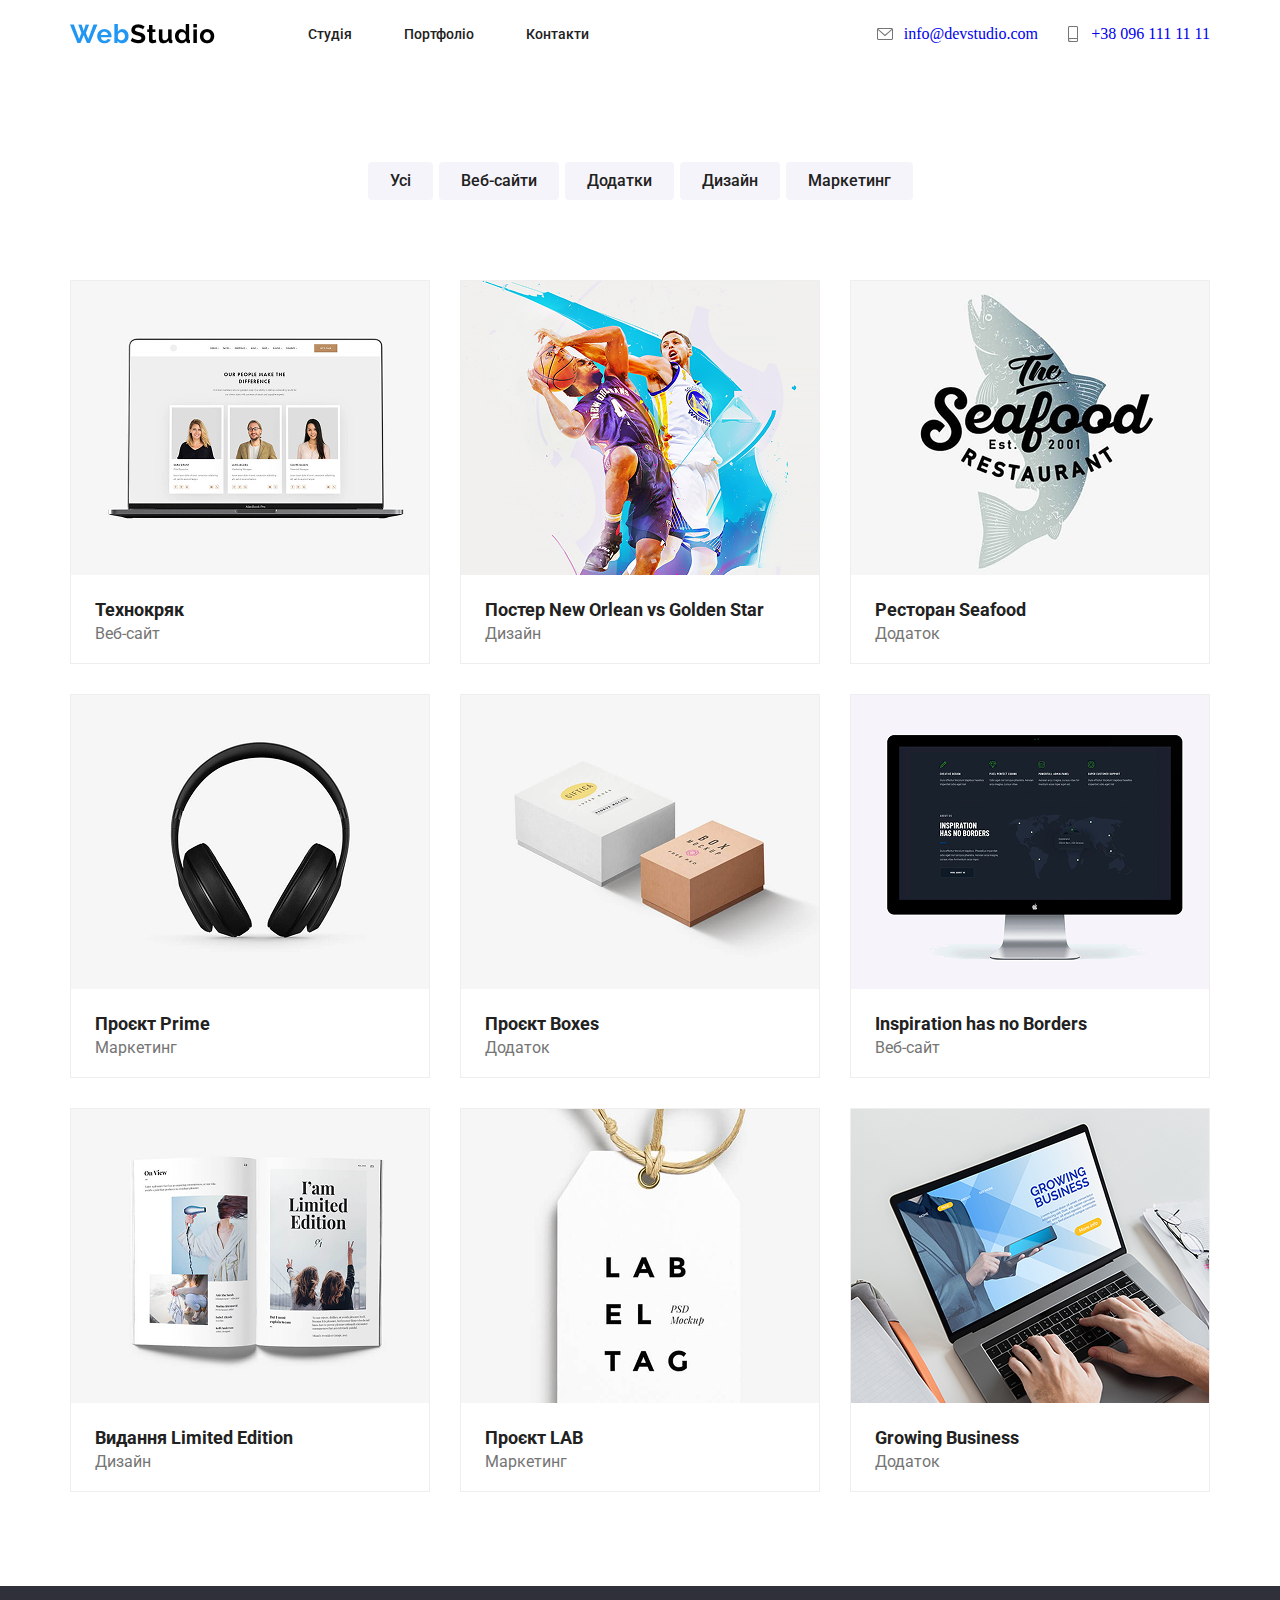
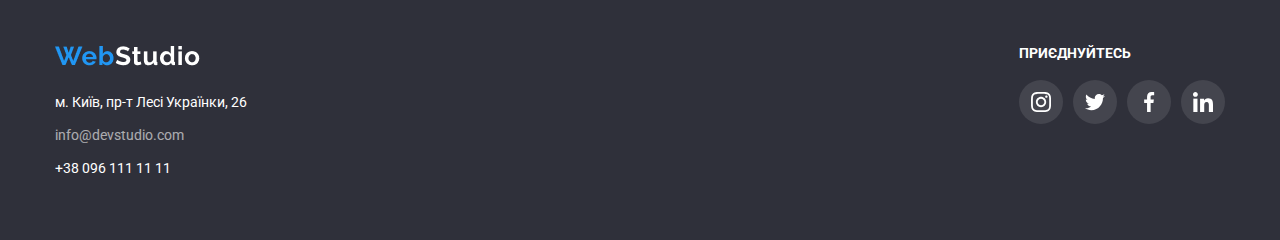
<file: portfolio.html>
<!DOCTYPE html>
<html lang="en">
<head>
    <meta charset="UTF-8">
    <meta name="viewport" content="width=device-width, initial-scale=1.0">
    <title>Document</title>
    <link rel="stylesheet" href="style2.css">
</head>

<body>
    <header>
        <div class="header">
            <div class="header_header_container">
                <img src="./img/WebStudio.png" alt="WebStudio">
                <nav class="header_header_container--nav">
                    <a class="header_header_container--nav--link" href="./index.html">Студія</a>
                    <a class="header_header_container--nav--link" href="./portfolio.html">Портфоліо</a>
                    <a class="header_header_container--nav--link" href="#">Контакти</a>
                </nav>
            </div>
            <div class="header_header_content">
                <div class="header_header_content-div1">
                    <svg class="header_header_content-div-img" xmlns="http://www.w3.org/2000/svg" width="16" height="12" viewBox="0 0 16 12" fill="none"><path d="M14.5 0H1.50001C0.672854 0 0 0.672853 0 1.50001V10.5C0 11.3271 0.672854 12 1.50001 12H14.5C15.3271 12 16 11.3271 16 10.5V1.50001C16 0.672853 15.3271 0 14.5 0ZM14.5 0.999994C14.5679 0.999994 14.6325 1.01409 14.6916 1.0387L8 6.83838L1.30833 1.0387C1.36742 1.01412 1.43204 0.999994 1.49998 0.999994H14.5ZM14.5 11H1.50001C1.22414 11 0.999996 10.7759 0.999996 10.5V2.09521L7.67236 7.87792C7.76661 7.95944 7.8833 7.99999 8 7.99999C8.1167 7.99999 8.23339 7.95948 8.32764 7.87792L15 2.09521V10.5C15 10.7759 14.7759 11 14.5 11Z" fill="#757575"/></svg>
                    <a class="header_header_content-div--email" href="#">info@devstudio.com</a>
                </div>
                <div class="header_header_content-div2">
                    <svg class="header_header_content-div-img" xmlns="http://www.w3.org/2000/svg" width="10" height="16" viewBox="0 0 10 16" fill="none"><path d="M8.5 0H1.5C0.672848 0 0 0.672848 0 1.5V14.5C0 15.3272 0.672848 16 1.5 16H8.5C9.32715 16 10 15.3272 10 14.5V1.5C10 0.672848 9.32715 0 8.5 0ZM1.5 1H8.5C8.77588 1 9 1.22412 9 1.5V12H1V1.5C1 1.22412 1.22412 1 1.5 1ZM8.5 15H1.5C1.22412 15 1 14.7759 1 14.5V13H9V14.5C9 14.7759 8.77588 15 8.5 15Z" fill="#757575"/><path d="M2.35355 13.7389C2.54882 13.9213 2.54882 14.2169 2.35355 14.3992C2.15828 14.5816 1.84172 14.5816 1.64645 14.3992C1.45118 14.2169 1.45118 13.9213 1.64645 13.7389C1.84172 13.5566 2.15828 13.5566 2.35355 13.7389Z" fill="#757575"/></svg>
                    <a class="header_header_content-div--phone" href="#">+38 096 111 11 11</a>
                </div>
            </div>
        </div>
    </header>
    
    <main>
        <section>
            <div class="buttons_container">
                <button class="buttons_container--button">Усі</button>
                <button class="buttons_container--button">Веб-сайти</button>
                <button class="buttons_container--button">Додатки</button>
                <button class="buttons_container--button">Дизайн</button>
                <button class="buttons_container--button">Маркетинг</button>
            </div>
            <div class="projects">
                <div class="projects_container">
                    <img class="projects_container--img" src="./img/img.png" alt="Techokryak">
                    <h4 class="projects_container--title">Технокряк</h4>
                    <p class="projects_container--subtitle">Веб-сайт</p>
                </div>
                <div class="projects_container">
                    <img class="projects_container--img" src="./img/img (1).png" alt="NewOrleanVSGoldenStar">
                    <h4 class="projects_container--title">Постер New Orlean vs Golden Star</h4>
                    <p class="projects_container--subtitle">Дизайн</p>
                </div>
                <div class="projects_container">
                    <img class="projects_container--img" src="./img/img (2).png" alt="Seafood">
                    <h4 class="projects_container--title">Ресторан Seafood</h4>
                    <p class="projects_container--subtitle">Додаток</p>
                </div>
                <div class="projects_container">
                    <img class="projects_container--img" src="./img/img (3).png" alt="Prime">
                    <h4 class="projects_container--title">Проєкт Prime</h4>
                    <p class="projects_container--subtitle">Маркетинг</p>
                </div>
                <div class="projects_container">
                    <img class="projects_container--img" src="./img/img (4).png" alt="Boxes">
                    <h4 class="projects_container--title">Проєкт Boxes</h4>
                    <p class="projects_container--subtitle">Додаток</p>
                </div>
                <div class="projects_container">
                    <img class="projects_container--img" src="./img/img (5).png" alt="Inspiration">
                    <h4 class="projects_container--title">Inspiration has no Borders</h4>
                    <p class="projects_container--subtitle">Веб-сайт</p>
                </div>
                <div class="projects_container">
                    <img class="projects_container--img" src="./img/img (6).png" alt="LimitedEdition">
                    <h4 class="projects_container--title">Видання Limited Edition</h4>
                    <p class="projects_container--subtitle">Дизайн</p>
                </div>
                <div class="projects_container">
                    <img class="projects_container--img" src="./img/img (7).png" alt="Lab">
                    <h4 class="projects_container--title">Проєкт LAB</h4>
                    <p class="projects_container--subtitle">Маркетинг</p>
                </div>
                <div class="projects_container">
                    <img class="projects_container--img" src="./img/img (8).png" alt="GrowingBusiness">
                    <h4 class="projects_container--title">Growing Business</h4>
                    <p class="projects_container--subtitle">Додаток</p>
                </div>
                
            </div>
        </section>
    </main>
    <footer>
        <div class="footer">
            <div class="footer_container">
                <img src="./img/WebStudio (1).png" alt="WebStudio">
                <div class="footer_container_info">
                    <a class="footer_container_info--adress" href="#">м. Київ, пр-т Лесі Українки, 26</a> 
                    <a class="footer_container_info--email" href="#">info@devstudio.com</a> 
                    <a class="footer_container_info--phone" href="#">+38 096 111 11 11</a>
                </div>
            </div>
            <div class="footer_box">
                <p class="footer_box-title">приєднуйтесь</p>
                <div class="footer_box-box">
                    <div class="footer_box-box-round">
                        <svg class="footer_box-box-round-svg" xmlns="http://www.w3.org/2000/svg" width="20" height="20" viewBox="0 0 20 20" fill="none"><g clip-path="url(#clip0_11_3175)"><path d="M19.9804 5.88005C19.9336 4.81738 19.7617 4.0868 19.5156 3.45374C19.2616 2.78176 18.8709 2.18014 18.359 1.68002C17.8589 1.1721 17.2533 0.777435 16.5891 0.527447C15.9524 0.281274 15.2256 0.109427 14.163 0.0625732C13.0924 0.0117516 12.7525 0 10.0371 0C7.32173 0 6.98185 0.0117516 5.91521 0.0586052C4.85253 0.105459 4.12195 0.277459 3.48904 0.523479C2.81692 0.777435 2.2153 1.16814 1.71517 1.68002C1.20726 2.18014 0.812743 2.78573 0.562603 3.44992C0.31643 4.0868 0.144583 4.81341 0.0977294 5.87609C0.0469078 6.9467 0.0351562 7.28658 0.0351562 10.002C0.0351562 12.7173 0.0469078 13.0572 0.0937614 14.1239C0.140615 15.1865 0.312615 15.9171 0.558787 16.5502C0.812743 17.2221 1.20726 17.8238 1.71517 18.3239C2.2153 18.8318 2.82088 19.2265 3.48508 19.4765C4.12195 19.7226 4.84856 19.8945 5.91139 19.9413C6.97788 19.9883 7.31791 19.9999 10.0333 19.9999C12.7487 19.9999 13.0885 19.9883 14.1552 19.9413C15.2179 19.8945 15.9484 19.7226 16.5813 19.4765C17.9254 18.9568 18.9881 17.8941 19.5078 16.5502C19.7538 15.9133 19.9258 15.1865 19.9727 14.1239C20.0195 13.0572 20.0313 12.7173 20.0313 10.002C20.0313 7.28658 20.0273 6.9467 19.9804 5.88005ZM18.1794 14.0457C18.1364 15.0225 17.9723 15.5499 17.8356 15.9015C17.4995 16.7728 16.808 17.4643 15.9367 17.8004C15.5851 17.9372 15.0538 18.1012 14.0809 18.1441C13.026 18.1911 12.7096 18.2027 10.0411 18.2027C7.37255 18.2027 7.05221 18.1911 6.00113 18.1441C5.02438 18.1012 4.49693 17.9372 4.1453 17.8004C3.71171 17.6402 3.31704 17.3862 2.9967 17.0541C2.6646 16.7298 2.41065 16.3391 2.2504 15.9055C2.11365 15.5539 1.94959 15.0225 1.90671 14.0497C1.8597 12.9948 1.8481 12.6783 1.8481 10.0097C1.8481 7.34122 1.8597 7.02087 1.90671 5.96995C1.94959 4.99319 2.11365 4.46575 2.2504 4.11412C2.41065 3.68038 2.6646 3.28586 3.00067 2.96536C3.32483 2.63327 3.71553 2.37931 4.14927 2.21921C4.5009 2.08247 5.03231 1.9184 6.0051 1.87537C7.05999 1.82851 7.37652 1.81676 10.0449 1.81676C12.7174 1.81676 13.0337 1.82851 14.0848 1.87537C15.0616 1.9184 15.589 2.08247 15.9407 2.21921C16.3742 2.37931 16.7689 2.63327 17.0893 2.96536C17.4213 3.28967 17.6753 3.68038 17.8356 4.11412C17.9723 4.46575 18.1364 4.99701 18.1794 5.96995C18.2263 7.02484 18.238 7.34122 18.238 10.0097C18.238 12.6783 18.2263 12.9908 18.1794 14.0457Z" fill="#AFB1B8"/><path d="M10.0371 4.8642C7.20074 4.8642 4.89941 7.16537 4.89941 10.0019C4.89941 12.8385 7.20074 15.1396 10.0371 15.1396C12.8737 15.1396 15.1749 12.8385 15.1749 10.0019C15.1749 7.16537 12.8737 4.8642 10.0371 4.8642ZM10.0371 13.3346C8.19702 13.3346 6.70442 11.8422 6.70442 10.0019C6.70442 8.16165 8.19702 6.66921 10.0371 6.66921C11.8774 6.66921 13.3698 8.16165 13.3698 10.0019C13.3698 11.8422 11.8774 13.3346 10.0371 13.3346Z" fill="#AFB1B8"/><path d="M16.5775 4.6611C16.5775 5.32346 16.0404 5.86052 15.3779 5.86052C14.7155 5.86052 14.1785 5.32346 14.1785 4.6611C14.1785 3.99858 14.7155 3.46167 15.3779 3.46167C16.0404 3.46167 16.5775 3.99858 16.5775 4.6611Z" fill="#AFB1B8"/></g><defs><clipPath id="clip0_11_3175"><rect width="20" height="20" fill="white"/></clipPath></defs></svg>
                    </div>
                    <div class="footer_box-box-round">
                        <svg class="footer_box-box-round-svg" xmlns="http://www.w3.org/2000/svg" width="20" height="20" viewBox="0 0 20 20" fill="none"><path d="M20 3.79875C19.2563 4.125 18.4637 4.34125 17.6375 4.44625C18.4875 3.93875 19.1363 3.14125 19.4412 2.18C18.6488 2.6525 17.7738 2.98625 16.8412 3.1725C16.0887 2.37125 15.0162 1.875 13.8462 1.875C11.5763 1.875 9.74875 3.7175 9.74875 5.97625C9.74875 6.30125 9.77625 6.61375 9.84375 6.91125C6.435 6.745 3.41875 5.11125 1.3925 2.6225C1.03875 3.23625 0.83125 3.93875 0.83125 4.695C0.83125 6.115 1.5625 7.37375 2.6525 8.1025C1.99375 8.09 1.3475 7.89875 0.8 7.5975C0.8 7.61 0.8 7.62625 0.8 7.6425C0.8 9.635 2.22125 11.29 4.085 11.6712C3.75125 11.7625 3.3875 11.8062 3.01 11.8062C2.7475 11.8062 2.4825 11.7913 2.23375 11.7362C2.765 13.36 4.2725 14.5538 6.065 14.5925C4.67 15.6838 2.89875 16.3412 0.98125 16.3412C0.645 16.3412 0.3225 16.3263 0 16.285C1.81625 17.4563 3.96875 18.125 6.29 18.125C13.835 18.125 17.96 11.875 17.96 6.4575C17.96 6.27625 17.9538 6.10125 17.945 5.9275C18.7588 5.35 19.4425 4.62875 20 3.79875Z" fill="#AFB1B8"/></svg>
                    </div>
                    <div class="footer_box-box-round">
                        <svg class="footer_box-box-round-svg" xmlns="http://www.w3.org/2000/svg" width="20" height="20" viewBox="0 0 20 20" fill="none"><path d="M13.3309 3.32083H15.1567V0.140833C14.8417 0.0975 13.7584 0 12.4967 0C9.86422 0 8.06088 1.65583 8.06088 4.69917V7.5H5.15588V11.055H8.06088V20H11.6226V11.0558H14.4101L14.8526 7.50083H11.6217V5.05167C11.6226 4.02417 11.8992 3.32083 13.3309 3.32083Z" fill="#AFB1B8"/></svg>
                    </div>
                    <div class="footer_box-box-round">
                        <svg class="footer_box-box-round-svg" xmlns="http://www.w3.org/2000/svg" width="20" height="20" viewBox="0 0 20 20" fill="none"><g clip-path="url(#clip0_11_3159)"><path d="M19.995 20V19.9992H20V12.6642C20 9.07587 19.2275 6.31171 15.0325 6.31171C13.0158 6.31171 11.6625 7.41837 11.11 8.46754H11.0517V6.64671H7.07416V19.9992H11.2158V13.3875C11.2158 11.6467 11.5458 9.96337 13.7017 9.96337C15.8258 9.96337 15.8575 11.95 15.8575 13.4992V20H19.995Z" fill="#AFB1B8"/><path d="M0.330017 6.64746H4.47668V20H0.330017V6.64746Z" fill="#AFB1B8"/><path d="M2.40167 0C1.07583 0 0 1.07583 0 2.40167C0 3.7275 1.07583 4.82583 2.40167 4.82583C3.7275 4.82583 4.80333 3.7275 4.80333 2.40167C4.8025 1.07583 3.72667 0 2.40167 0V0Z" fill="#AFB1B8"/></g><defs><clipPath id="clip0_11_3159"><rect width="20" height="20" fill="white"/></clipPath></defs></svg>
                    </div>
                </div>
            </div>
        </div>
    </footer>
</body>
</html>
</file>
<file: style2.css>
@charset "UTF-8";
@import url("https://fonts.googleapis.com/css2?family=Roboto:ital,wght@0,100..900;1,100..900&display=swap");
.header {
  width: 100%;
  margin: 0 auto;
  max-width: 1170px;
  align-items: center;
  display: flex;
  justify-content: space-between;
  padding: 24px 15px;
}
.header_header_container {
  width: 100%;
  max-width: 519px;
  display: flex;
}
.header_header_container img {
  margin-right: 93px;
}
.header_header_container--nav {
  width: 100%;
  max-width: 281px;
  display: flex;
  justify-content: space-between;
  align-items: center;
}
.header_header_container--nav--link {
  font-family: Roboto;
  font-weight: 500;
  font-size: 14px;
  line-height: 100%;
  letter-spacing: 2%;
  text-decoration: none;
  color: #212121;
}
.header_header_container--nav--link:hover {
  color: #2196F3;
}
.header_header_content {
  width: 100%;
  max-width: 333px;
  display: flex;
  justify-content: space-between;
  align-items: center;
}
.header_header_content-div1 {
  width: 100%;
  max-width: 161px;
  display: flex;
  justify-content: space-between;
  align-items: center;
}
.header_header_content-div1:hover .header_header_content-div-img path {
  color: #2196F3;
  fill: #2196F3;
}
.header_header_content-div1-img path {
  fill: #757575;
}
.header_header_content-div1-img path:hover path {
  fill: #2196F3;
}
.header_header_content-div1--email {
  font-family: Roboto;
  font-weight: 500;
  font-size: 14px;
  line-height: 100%;
  letter-spacing: 2%;
  text-decoration: none;
  color: #757575;
}
.header_header_content-div1--email:hover {
  color: #2196F3;
}
.header_header_content-div2 {
  width: 100%;
  max-width: 142px;
  display: flex;
  justify-content: space-between;
  align-items: center;
}
.header_header_content-div2:hover .header_header_content-div-img path {
  color: #2196F3;
  fill: #2196F3;
}
.header_header_content-div2-img path {
  fill: #757575;
}
.header_header_content-div2-img path:hover path {
  fill: #2196F3;
}
.header_header_content-div2--phone {
  font-family: Roboto;
  font-weight: 500;
  font-size: 14px;
  line-height: 100%;
  letter-spacing: 2%;
  text-decoration: none;
  color: #757575;
}
.header_header_content-div2--phone:hover {
  color: #2196F3;
}
.header_header--brgr {
  display: none;
}

.mobile-menu {
  position: fixed;
  top: 0;
  right: -100%;
  width: 100%;
  height: 100%;
  background: #fff;
  padding: 0 40px;
  transition: right 0.3s ease;
  z-index: 1000;
}
.mobile-menu.active {
  right: 0;
}

.close {
  background: none;
  border: none;
  position: absolute;
  top: 20px;
  right: 20px;
  cursor: pointer;
  font-family: Roboto;
  font-weight: 500;
  font-size: 40px;
  line-height: 100%;
  letter-spacing: 2%;
  color: #212121;
}
.close:hover {
  color: #2196F3;
}

.menu-nav {
  display: flex;
  flex-direction: column;
  gap: 35px;
  margin-top: 48px;
}

.menu-nav a {
  text-decoration: none;
  font-family: Roboto;
  font-weight: 500;
  font-size: 40px;
  line-height: 100%;
  letter-spacing: 2%;
  color: #212121;
}
.menu-nav a.active {
  color: #2196f3;
}
.menu-nav a:hover {
  color: #2196F3;
}

.menu-footer {
  position: absolute;
  bottom: 30px;
  display: flex;
  flex-direction: column;
  gap: 15px;
}
.menu-footer--phone {
  font-family: Roboto;
  font-weight: 500;
  font-size: 34px;
  line-height: 100%;
  letter-spacing: 2%;
  color: #2196F3;
}
.menu-footer--email {
  font-family: Roboto;
  font-weight: 500;
  font-size: 24px;
  line-height: 100%;
  letter-spacing: 2%;
  color: #757575;
  padding-top: 32px;
  padding-bottom: 64px;
}
.menu-footer--socials {
  display: flex;
  align-items: center;
  width: 100%;
  max-width: 360px;
  gap: 10px;
}
.menu-footer--socials--link {
  font-family: Roboto;
  font-weight: 500;
  font-size: 18px;
  line-height: 22px;
  letter-spacing: 2%;
  color: #2196F3;
}

.buttons_container {
  width: 100%;
  max-width: 575px;
  margin: 0 auto;
  display: flex;
  justify-content: space-between;
  padding-top: 94px;
  padding-bottom: 30px;
  padding-left: 15px;
  padding-right: 15px;
}
.buttons_container--button {
  padding: 6px 22px;
  background-color: #F5F4FA;
  border: none;
  border-radius: 4px;
  font-family: Roboto;
  font-weight: 500;
  font-size: 16px;
  line-height: 26px;
  letter-spacing: 3%;
  text-align: center;
  color: #212121;
  cursor: pointer;
}
.buttons_container--button:nth-child(1) {
  max-width: 73px;
}
.buttons_container--button:nth-child(2) {
  max-width: 125px;
}
.buttons_container--button:nth-child(3) {
  max-width: 112px;
}
.buttons_container--button:nth-child(4) {
  max-width: 103px;
}
.buttons_container--button:nth-child(5) {
  max-width: 130px;
}
.buttons_container--button:hover {
  background-color: #2196F3;
  color: #ffffff;
  box-shadow: 0px 2px 2px 0px rgba(0, 0, 0, 0.1215686275);
  box-shadow: 0px 1px 2px 0px rgba(0, 0, 0, 0.0784313725);
  box-shadow: 0px 3px 1px 0px rgba(0, 0, 0, 0.1019607843);
}

.projects {
  width: 100%;
  max-width: 1170px;
  margin: 0 auto;
  display: grid;
  grid-template-columns: 1fr 1fr 1fr;
  justify-content: space-between;
  row-gap: 30px;
  -moz-column-gap: 30px;
       column-gap: 30px;
  padding-bottom: 94px;
  padding-top: 50px;
  padding-left: 15px;
  padding-right: 15px;
}
.projects_container {
  width: 100%;
  max-width: 370px;
  margin: 0 auto;
  border: 1px solid #EEEEEE;
  position: relative;
  transition: 0.3s ease;
  overflow: hidden;
}
.projects_container::after {
  content: "Ресурс пропонує комплексні пропозиції з різним рівнем функціоналу та сервісів. Все це дозволить відвідувачу отримати вичерпні відомості про компанію чи приватну особу.";
  position: absolute;
  left: 0;
  top: 0;
  background-color: rgba(33, 150, 243, 0.8980392157);
  z-index: 10;
  font-family: Roboto;
  font-weight: 400;
  font-size: 18px;
  line-height: 28px;
  letter-spacing: 3%;
  color: #ffffff;
  text-align: left;
  padding: 63px 24px;
  opacity: 0;
  transform: translateY(100%);
  transition: transform 0.3s ease;
}
.projects_container:hover {
  box-shadow: 1px 4px 6px 0px rgba(0, 0, 0, 0.1607843137);
  box-shadow: 0px 4px 4px 0px rgba(0, 0, 0, 0.0588235294);
  box-shadow: 0px 1px 1px 0px rgba(0, 0, 0, 0.1215686275);
}
.projects_container:hover::after {
  opacity: 1;
  transform: translateY(0);
}
.projects_container--title {
  font-family: Roboto;
  font-weight: 700;
  font-size: 18px;
  letter-spacing: 6%;
  color: #212121;
  margin-top: 20px;
  margin-bottom: 4px;
  margin-left: 24px;
}
.projects_container--subtitle {
  font-family: Roboto;
  font-weight: 400;
  font-size: 16px;
  letter-spacing: 3%;
  color: #757575;
  margin-bottom: 20px;
  margin-left: 24px;
}

footer {
  background-color: #2F303A;
  text-decoration: none;
}

.footer {
  width: 100%;
  max-width: 1170px;
  margin: 0 auto;
  padding: 60px 0;
  display: flex;
  justify-content: space-between;
}
.footer_container {
  width: 100%;
  max-width: 231px;
}
.footer_container_info {
  display: flex;
  flex-direction: column;
  row-gap: 9px;
}
.footer_container_info--adress {
  font-family: Roboto;
  font-weight: 400;
  font-size: 14px;
  line-height: 24px;
  letter-spacing: 3%;
  color: #FFFFFF;
  text-decoration: none;
}
.footer_container_info--email {
  font-family: Roboto;
  font-weight: 400;
  font-size: 14px;
  line-height: 24px;
  letter-spacing: 3%;
  color: #FFFFFF;
  opacity: 60%;
  text-decoration: none;
}
.footer_container_info--phone {
  font-family: Roboto;
  font-weight: 400;
  font-size: 14px;
  line-height: 24px;
  letter-spacing: 3%;
  color: #FFFFFF;
  text-decoration: none;
}
.footer_container img {
  margin-bottom: 20px;
}
.footer_box {
  width: 100%;
  max-width: 206px;
  display: flex;
  flex-direction: column;
  gap: 20px;
}
.footer_box-title {
  max-width: 206px;
  font-family: Roboto;
  font-weight: 700;
  font-size: 14px;
  line-height: 100%;
  letter-spacing: 3%;
  text-transform: uppercase;
  color: #ffffff;
}
.footer_box-box {
  width: 100%;
  max-width: 206px;
  display: flex;
  justify-content: space-between;
}
.footer_box-box-round {
  width: 44px;
  height: 44px;
  border-radius: 22px;
  background-color: rgba(255, 255, 255, 0.1019607843);
  display: flex;
  justify-content: center;
  align-items: center;
  cursor: pointer;
}
.footer_box-box-round-svg path {
  margin: 0 auto;
  fill: #ffffff;
}
.footer_box-box-round:hover {
  background-color: #2196F3;
  transition: 0.3s;
}
.footer_box-box-round:hover .footer_box-box-round-svg path {
  fill: #FFFFFF;
}
.footer_sub {
  width: 100%;
  max-width: 570px;
  display: flex;
  flex-direction: column;
}
.footer_sub-title {
  font-family: Roboto;
  font-weight: 700;
  font-size: 14px;
  line-height: 100%;
  letter-spacing: 3%;
  text-transform: uppercase;
  color: #FFFFFF;
  padding-bottom: 20px;
}
.footer_sub-box {
  width: 100%;
  max-width: 570px;
  display: flex;
  justify-content: space-between;
}
.footer_sub-box-input {
  width: 100%;
  max-width: 358px;
  background-color: transparent;
  border: 1px solid rgba(255, 255, 255, 0.3019607843);
  box-shadow: 0px 4px 4px 0px rgba(0, 0, 0, 0.1490196078);
  border-radius: 4px;
  padding: 15px 0 15px 16px;
}
.footer_sub-box-input ::-moz-placeholder {
  font-family: Roboto;
  font-weight: 400;
  font-size: 16px;
  line-height: 20px;
  letter-spacing: 3%;
  vertical-align: middle;
}
.footer_sub-box-input ::placeholder {
  font-family: Roboto;
  font-weight: 400;
  font-size: 16px;
  line-height: 20px;
  letter-spacing: 3%;
  vertical-align: middle;
}
.footer_sub-box-button {
  width: 100%;
  max-width: 200px;
  background-color: #2196F3;
  box-shadow: 0px 4px 4px 0px rgba(0, 0, 0, 0.1490196078);
  border: none;
  border-radius: 4px;
  display: flex;
  align-items: center;
  justify-content: center;
  font-family: Roboto;
  font-weight: 700;
  font-size: 16px;
  line-height: 30px;
  letter-spacing: 6%;
  text-align: center;
  vertical-align: middle;
  color: #FFFFFF;
  padding: 10px 28px 10px 31px;
}
.footer_sub-box-button-img {
  padding-left: 10px;
}

@media (max-width: 1125px) {
  body .header {
    padding: 24px 15px;
  }
  body .header_header_content {
    max-width: 150px;
    display: flex;
    flex-direction: column;
    gap: 10px;
  }
  main .buttons_container {
    padding-top: 60px;
    padding-bottom: 30px;
  }
  main .projects {
    width: 100%;
    max-width: 740px;
    display: grid;
    grid-template-columns: 1fr 1fr;
  }
  main .projects_container {
    width: 100%;
    max-width: 354px;
  }
  main .projects_container::after {
    padding: 50px 24px;
  }
  main .projects_container--img {
    width: 100%;
    height: auto;
  }
  body .footer {
    display: grid;
    grid-template-columns: 1fr 1fr;
    width: 100%;
    max-width: 603px;
    gap: 60px;
  }
  body .footer_container {
    display: flex;
    flex-direction: column;
    justify-content: center;
    align-items: center;
  }
  body .footer_container_info {
    display: flex;
    flex-direction: column;
    justify-content: center;
  }
  body .footer_container_info--adress {
    text-align: center;
  }
  body .footer_container_info--email {
    text-align: center;
  }
  body .footer_container_info--phone {
    text-align: center;
  }
  body .footer_box {
    display: flex;
    flex-direction: column;
    align-items: center;
  }
  body .footer_sub {
    grid-column: 1/-1;
    display: flex;
    flex-direction: column;
    justify-content: center;
  }
  body .footer_sub-title {
    text-align: center;
  }
  body .footer_sub-box {
    display: flex;
    flex-direction: column;
    align-items: center;
    justify-content: center;
    gap: 20px;
  }
}
@media (max-width: 798px) {
  body .header_header_content {
    display: none;
  }
  body .header_header--brgr {
    display: block;
  }
  body .header_header_container--nav {
    display: none;
  }
  body .menu-footer--socials--link {
    font-size: 14px;
  }
  main .buttons_container {
    display: flex;
    flex-wrap: wrap;
    justify-content: flex-start;
    gap: 10px;
    max-width: 420px;
    padding-top: 60px;
    padding-bottom: 40px;
  }
  main .projects {
    width: 100%;
    display: grid;
    grid-template-columns: 1fr;
  }
  main .projects_container {
    width: 100%;
    max-width: 450px;
  }
  main .projects_container--img {
    width: 100%;
    height: 294px;
    -o-object-fit: cover;
       object-fit: cover;
    -o-object-position: center;
       object-position: center;
  }
  main .projects_container::after {
    padding: 77px 40px;
  }
  body .footer {
    display: flex;
    flex-direction: column;
    align-items: center;
    gap: 60px;
  }
}
* {
  margin: 0;
  padding: 0;
  box-sizing: border-box;
  text-decoration: none;
}/*# sourceMappingURL=style2.css.map */
</file>
